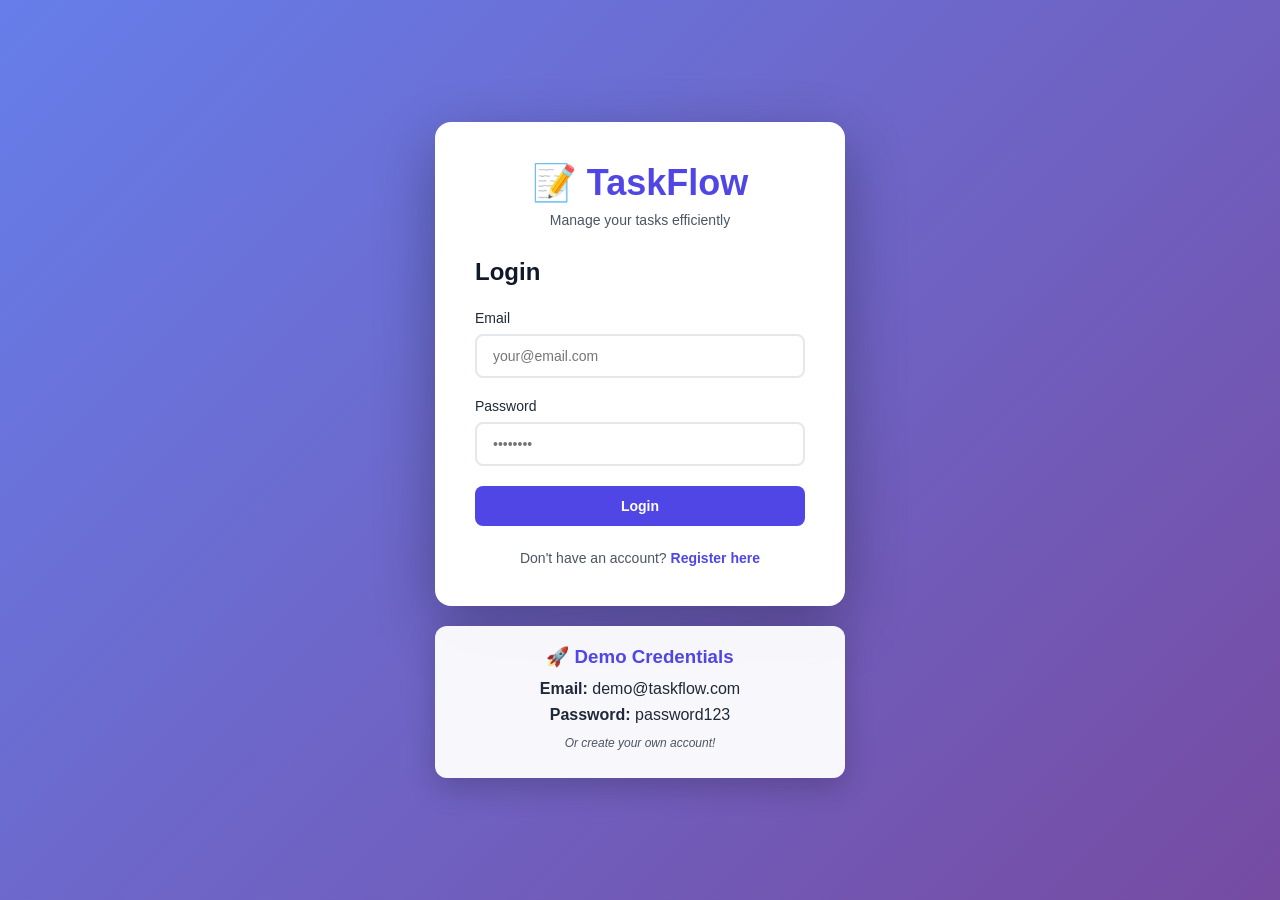
<file: frontend/index.html>
<!DOCTYPE html>
<html lang="en">
<head>
    <meta charset="UTF-8">
    <meta name="viewport" content="width=device-width, initial-scale=1.0">
    <title>TaskFlow - Login</title>
    <link rel="stylesheet" href="assets/css/style.css">
</head>
<body>
    <div class="container">
        <div class="auth-card">
            <div class="logo">
                <h1>📝 TaskFlow</h1>
                <p>Manage your tasks efficiently</p>
            </div>

            <div id="alert" class="alert" style="display: none;"></div>

            <form id="loginForm">
                <h2>Login</h2>
                
                <div class="form-group">
                    <label for="email">Email</label>
                    <input type="email" id="email" placeholder="your@email.com" required>
                </div>

                <div class="form-group">
                    <label for="password">Password</label>
                    <input type="password" id="password" placeholder="••••••••" required>
                </div>

                <button type="submit" class="btn btn-primary">Login</button>
            </form>

            <p class="switch-auth">
                Don't have an account? <a href="pages/register.html">Register here</a>
            </p>
        </div>

        <div class="demo-info">
            <h3>🚀 Demo Credentials</h3>
            <p><strong>Email:</strong> demo@taskflow.com</p>
            <p><strong>Password:</strong> password123</p>
            <p class="note">Or create your own account!</p>
        </div>
    </div>

    <script src="assets/js/auth.js"></script>
</body>
</html>
</file>
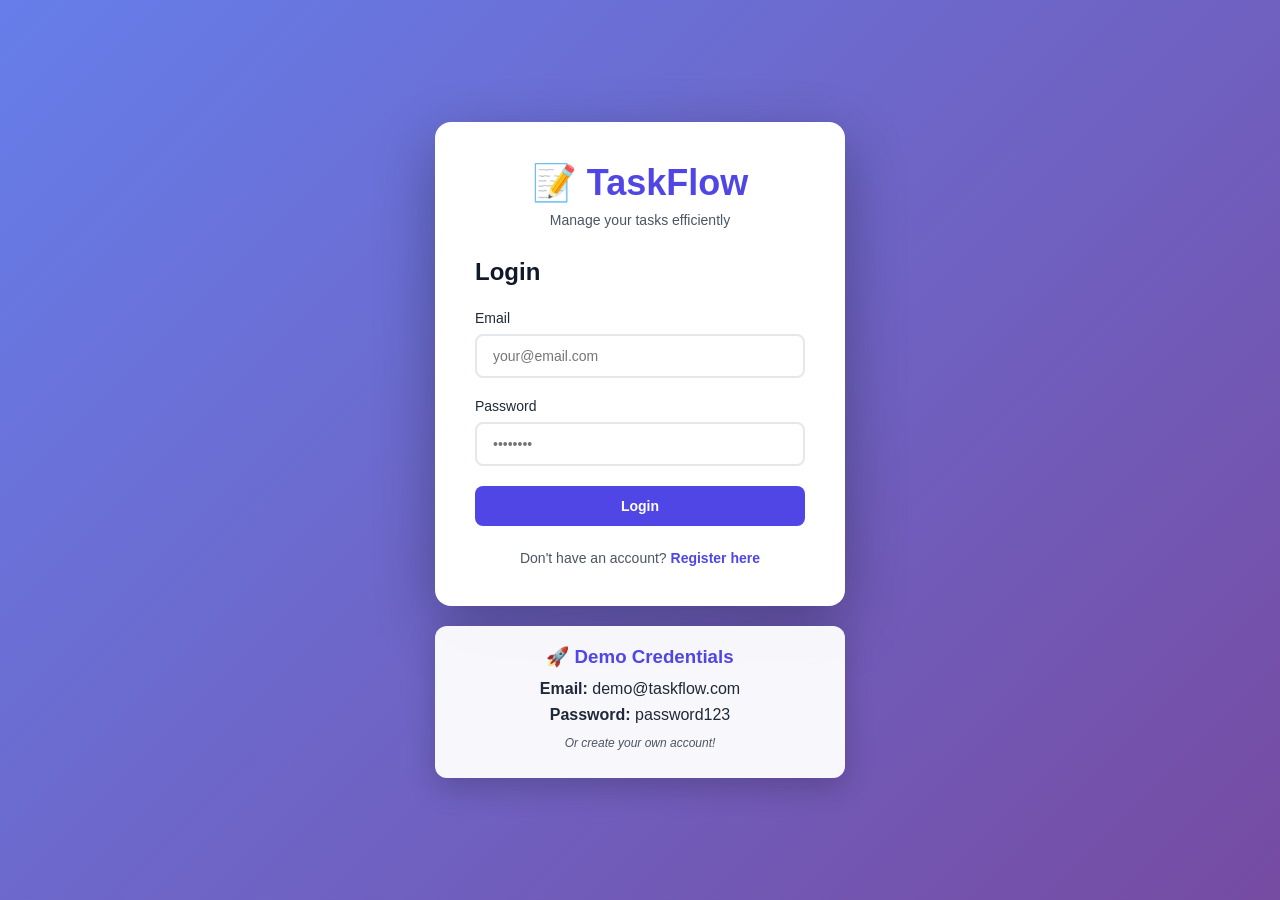
<file: frontend/pages/dashboard.html>
<!DOCTYPE html>
<html lang="en">
<head>
    <meta charset="UTF-8">
    <meta name="viewport" content="width=device-width, initial-scale=1.0">
    <title>TaskFlow - Dashboard</title>
    <link rel="stylesheet" href="../assets/css/style.css">
</head>
<body>
    <nav class="navbar">
        <div class="nav-container">
            <h1>📝 TaskFlow</h1>
            <div class="nav-right">
                <span id="userName">Loading...</span>
                <button onclick="logout()" class="btn btn-logout">Logout</button>
            </div>
        </div>
    </nav>

    <div class="dashboard">
        <div id="alert" class="alert" style="display: none;"></div>

        <!-- Statistics Cards -->
        <div class="stats-grid">
            <div class="stat-card">
                <h3>Total Tasks</h3>
                <p class="stat-number" id="totalTasks">0</p>
            </div>
            <div class="stat-card">
                <h3>Completed</h3>
                <p class="stat-number" id="completedTasks">0</p>
            </div>
            <div class="stat-card">
                <h3>Pending</h3>
                <p class="stat-number" id="pendingTasks">0</p>
            </div>
            <div class="stat-card">
                <h3>High Priority</h3>
                <p class="stat-number" id="highPriorityTasks">0</p>
            </div>
        </div>

        <!-- Create Task Section -->
        <div class="task-form-card">
            <h2>Create New Task</h2>
            <form id="createTaskForm">
                <div class="form-row">
                    <div class="form-group">
                        <label for="title">Task Title</label>
                        <input type="text" id="title" placeholder="Enter task title" required>
                    </div>
                </div>

                <div class="form-group">
                    <label for="description">Description</label>
                    <textarea id="description" rows="3" placeholder="Task description (optional)"></textarea>
                </div>

                <div class="form-row">
                    <div class="form-group">
                        <label for="priority">Priority</label>
                        <select id="priority">
                            <option value="low">Low</option>
                            <option value="medium" selected>Medium</option>
                            <option value="high">High</option>
                        </select>
                    </div>

                    <div class="form-group">
                        <label for="category">Category</label>
                        <select id="category">
                            <option value="personal">Personal</option>
                            <option value="work" selected>Work</option>
                            <option value="urgent">Urgent</option>
                        </select>
                    </div>

                    <div class="form-group">
                        <label for="dueDate">Due Date</label>
                        <input type="datetime-local" id="dueDate">
                    </div>
                </div>

                <button type="submit" class="btn btn-primary">Create Task</button>
            </form>
        </div>

        <!-- Filters -->
        <div class="filters">
            <h2>My Tasks</h2>
            <div class="filter-buttons">
                <button class="filter-btn active" data-filter="all">All</button>
                <button class="filter-btn" data-filter="pending">Pending</button>
                <button class="filter-btn" data-filter="completed">Completed</button>
                <button class="filter-btn" data-filter="high">High Priority</button>
            </div>
        </div>

        <!-- Tasks List -->
        <div id="tasksList" class="tasks-list">
            <p class="loading">Loading tasks...</p>
        </div>
    </div>

    <script src="../assets/js/dashboard.js"></script>
</body>
</html>
</file>
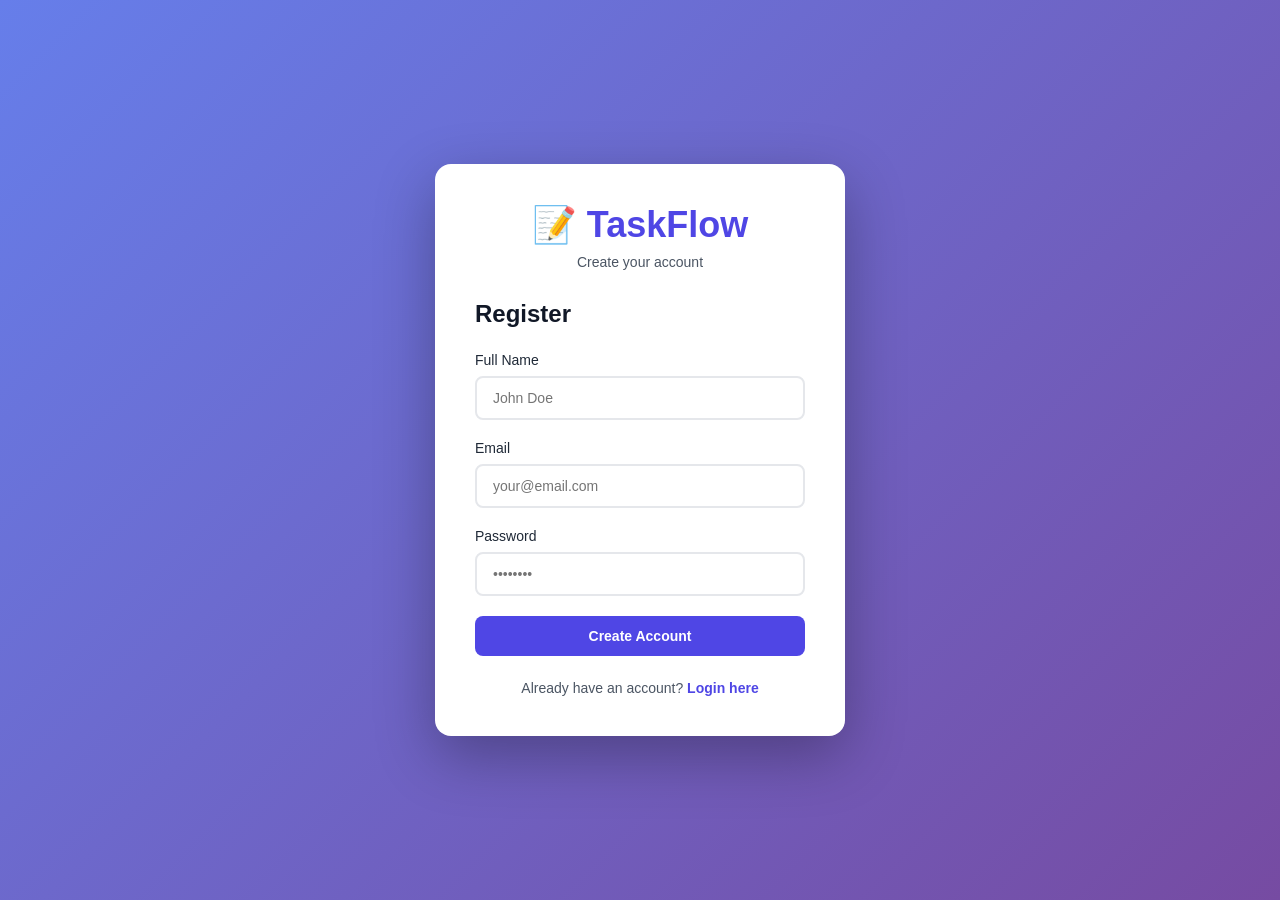
<file: frontend/pages/register.html>
<!DOCTYPE html>
<html lang="en">
<head>
    <meta charset="UTF-8">
    <meta name="viewport" content="width=device-width, initial-scale=1.0">
    <title>TaskFlow - Register</title>
    <link rel="stylesheet" href="../assets/css/style.css">
</head>
<body>
    <div class="container">
        <div class="auth-card">
            <div class="logo">
                <h1>📝 TaskFlow</h1>
                <p>Create your account</p>
            </div>

            <div id="alert" class="alert" style="display: none;"></div>

            <form id="registerForm">
                <h2>Register</h2>
                
                <div class="form-group">
                    <label for="name">Full Name</label>
                    <input type="text" id="name" placeholder="John Doe" required>
                </div>

                <div class="form-group">
                    <label for="email">Email</label>
                    <input type="email" id="email" placeholder="your@email.com" required>
                </div>

                <div class="form-group">
                    <label for="password">Password</label>
                    <input type="password" id="password" placeholder="••••••••" minlength="6" required>
                </div>

                <button type="submit" class="btn btn-primary">Create Account</button>
            </form>

            <p class="switch-auth">
                Already have an account? <a href="../index.html">Login here</a>
            </p>
        </div>
    </div>

    <script src="../assets/js/auth.js"></script>
</body>
</html>
</file>
<file: frontend/assets/css/style.css>
* {
    margin: 0;
    padding: 0;
    box-sizing: border-box;
}

:root {
    --primary: #4F46E5;
    --primary-dark: #4338CA;
    --success: #10B981;
    --warning: #F59E0B;
    --danger: #EF4444;
    --gray-50: #F9FAFB;
    --gray-100: #F3F4F6;
    --gray-200: #E5E7EB;
    --gray-300: #D1D5DB;
    --gray-600: #4B5563;
    --gray-800: #1F2937;
    --gray-900: #111827;
}

body {
    font-family: -apple-system, BlinkMacSystemFont, 'Segoe UI', Roboto, Oxygen, Ubuntu, sans-serif;
    background: linear-gradient(135deg, #667eea 0%, #764ba2 100%);
    min-height: 100vh;
    color: var(--gray-800);
}

/* Container */
.container {
    max-width: 450px;
    margin: 0 auto;
    padding: 40px 20px;
    min-height: 100vh;
    display: flex;
    flex-direction: column;
    justify-content: center;
    align-items: center;
    gap: 20px;
}

/* Auth Card */
.auth-card {
    background: white;
    border-radius: 16px;
    padding: 40px;
    box-shadow: 0 20px 60px rgba(0, 0, 0, 0.3);
    width: 100%;
    max-width: 450px;
}

.logo {
    text-align: center;
    margin-bottom: 30px;
}

.logo h1 {
    font-size: 36px;
    color: var(--primary);
    margin-bottom: 8px;
}

.logo p {
    color: var(--gray-600);
    font-size: 14px;
}

/* Forms */
form h2 {
    margin-bottom: 24px;
    color: var(--gray-900);
}

.form-group {
    margin-bottom: 20px;
}

.form-group label {
    display: block;
    margin-bottom: 8px;
    font-weight: 500;
    color: var(--gray-700);
    font-size: 14px;
}

.form-group input,
.form-group select,
.form-group textarea {
    width: 100%;
    padding: 12px 16px;
    border: 2px solid var(--gray-200);
    border-radius: 8px;
    font-size: 14px;
    transition: all 0.3s;
}

.form-group input:focus,
.form-group select:focus,
.form-group textarea:focus {
    outline: none;
    border-color: var(--primary);
    box-shadow: 0 0 0 3px rgba(79, 70, 229, 0.1);
}

.form-group textarea {
    resize: vertical;
    font-family: inherit;
}

/* Buttons */
.btn {
    padding: 12px 24px;
    border: none;
    border-radius: 8px;
    font-size: 14px;
    font-weight: 600;
    cursor: pointer;
    transition: all 0.3s;
}

.btn-primary {
    background: var(--primary);
    color: white;
    width: 100%;
}

.btn-primary:hover {
    background: var(--primary-dark);
    transform: translateY(-1px);
    box-shadow: 0 4px 12px rgba(79, 70, 229, 0.3);
}

.btn-logout {
    background: var(--danger);
    color: white;
    padding: 8px 16px;
    font-size: 13px;
}

.btn-logout:hover {
    background: #DC2626;
}

/* Switch Auth */
.switch-auth {
    text-align: center;
    margin-top: 24px;
    color: var(--gray-600);
    font-size: 14px;
}

.switch-auth a {
    color: var(--primary);
    text-decoration: none;
    font-weight: 600;
}

.switch-auth a:hover {
    text-decoration: underline;
}

/* Alert */
.alert {
    padding: 12px 16px;
    border-radius: 8px;
    margin-bottom: 20px;
    font-size: 14px;
}

.alert.success {
    background: #D1FAE5;
    color: #065F46;
    border: 1px solid #10B981;
}

.alert.error {
    background: #FEE2E2;
    color: #991B1B;
    border: 1px solid #EF4444;
}

/* Demo Info */
.demo-info {
    background: rgba(255, 255, 255, 0.95);
    padding: 20px;
    border-radius: 12px;
    text-align: center;
    box-shadow: 0 10px 30px rgba(0, 0, 0, 0.2);
    max-width: 450px;
    width: 100%;
}

.demo-info h3 {
    color: var(--primary);
    margin-bottom: 12px;
}

.demo-info p {
    margin: 8px 0;
    color: var(--gray-700);
}

.demo-info .note {
    margin-top: 12px;
    font-size: 12px;
    color: var(--gray-600);
    font-style: italic;
}

/* Navbar */
.navbar {
    background: white;
    box-shadow: 0 2px 8px rgba(0, 0, 0, 0.1);
    padding: 16px 0;
}

.nav-container {
    max-width: 1200px;
    margin: 0 auto;
    padding: 0 24px;
    display: flex;
    justify-content: space-between;
    align-items: center;
}

.nav-container h1 {
    font-size: 24px;
    color: var(--primary);
}

.nav-right {
    display: flex;
    align-items: center;
    gap: 16px;
}

.nav-right span {
    font-weight: 500;
    color: var(--gray-700);
}

/* Dashboard */
.dashboard {
    max-width: 1200px;
    margin: 0 auto;
    padding: 32px 24px;
}

/* Stats Grid */
.stats-grid {
    display: grid;
    grid-template-columns: repeat(auto-fit, minmax(250px, 1fr));
    gap: 20px;
    margin-bottom: 32px;
}

.stat-card {
    background: white;
    padding: 24px;
    border-radius: 12px;
    box-shadow: 0 2px 8px rgba(0, 0, 0, 0.1);
}

.stat-card h3 {
    font-size: 14px;
    color: var(--gray-600);
    margin-bottom: 8px;
    font-weight: 500;
}

.stat-number {
    font-size: 32px;
    font-weight: 700;
    color: var(--primary);
}

/* Task Form Card */
.task-form-card {
    background: white;
    padding: 32px;
    border-radius: 12px;
    box-shadow: 0 2px 8px rgba(0, 0, 0, 0.1);
    margin-bottom: 32px;
}

.task-form-card h2 {
    margin-bottom: 24px;
    color: var(--gray-900);
}

.form-row {
    display: grid;
    grid-template-columns: repeat(auto-fit, minmax(200px, 1fr));
    gap: 16px;
}

/* Filters */
.filters {
    background: white;
    padding: 24px;
    border-radius: 12px;
    box-shadow: 0 2px 8px rgba(0, 0, 0, 0.1);
    margin-bottom: 24px;
}

.filters h2 {
    margin-bottom: 16px;
    color: var(--gray-900);
}

.filter-buttons {
    display: flex;
    gap: 12px;
    flex-wrap: wrap;
}

.filter-btn {
    padding: 8px 16px;
    border: 2px solid var(--gray-200);
    background: white;
    border-radius: 8px;
    font-size: 14px;
    font-weight: 500;
    cursor: pointer;
    transition: all 0.3s;
    color: var(--gray-700);
}

.filter-btn:hover {
    border-color: var(--primary);
    color: var(--primary);
}

.filter-btn.active {
    background: var(--primary);
    border-color: var(--primary);
    color: white;
}

/* Tasks List */
.tasks-list {
    display: grid;
    gap: 16px;
}

.task-card {
    background: white;
    padding: 20px;
    border-radius: 12px;
    box-shadow: 0 2px 8px rgba(0, 0, 0, 0.1);
    transition: all 0.3s;
}

.task-card:hover {
    transform: translateY(-2px);
    box-shadow: 0 4px 16px rgba(0, 0, 0, 0.15);
}

.task-card.completed {
    opacity: 0.7;
}

.task-header {
    display: flex;
    justify-content: space-between;
    align-items: start;
    margin-bottom: 12px;
}

.task-title {
    font-size: 18px;
    font-weight: 600;
    color: var(--gray-900);
    flex: 1;
}

.task-card.completed .task-title {
    text-decoration: line-through;
    color: var(--gray-500);
}

.task-badges {
    display: flex;
    gap: 8px;
}

.badge {
    padding: 4px 12px;
    border-radius: 12px;
    font-size: 12px;
    font-weight: 600;
}

.badge.priority-high {
    background: #FEE2E2;
    color: #991B1B;
}

.badge.priority-medium {
    background: #FEF3C7;
    color: #92400E;
}

.badge.priority-low {
    background: #D1FAE5;
    color: #065F46;
}

.badge.category {
    background: var(--gray-100);
    color: var(--gray-700);
}

.task-description {
    color: var(--gray-600);
    margin-bottom: 16px;
    line-height: 1.5;
}

.task-meta {
    display: flex;
    justify-content: space-between;
    align-items: center;
    padding-top: 16px;
    border-top: 1px solid var(--gray-200);
}

.task-date {
    font-size: 13px;
    color: var(--gray-500);
}

.task-actions {
    display: flex;
    gap: 8px;
}

.task-actions button {
    padding: 6px 12px;
    font-size: 12px;
    border-radius: 6px;
    border: none;
    cursor: pointer;
    font-weight: 500;
    transition: all 0.3s;
}

.btn-complete {
    background: var(--success);
    color: white;
}

.btn-complete:hover {
    background: #059669;
}

.btn-delete {
    background: var(--danger);
    color: white;
}

.btn-delete:hover {
    background: #DC2626;
}

.loading, .empty-state {
    text-align: center;
    padding: 40px;
    color: var(--gray-500);
}

/* Responsive */
@media (max-width: 768px) {
    .form-row {
        grid-template-columns: 1fr;
    }
    
    .stats-grid {
        grid-template-columns: 1fr;
    }
    
    .filter-buttons {
        flex-direction: column;
    }
    
    .filter-btn {
        width: 100%;
    }
}
</file>
